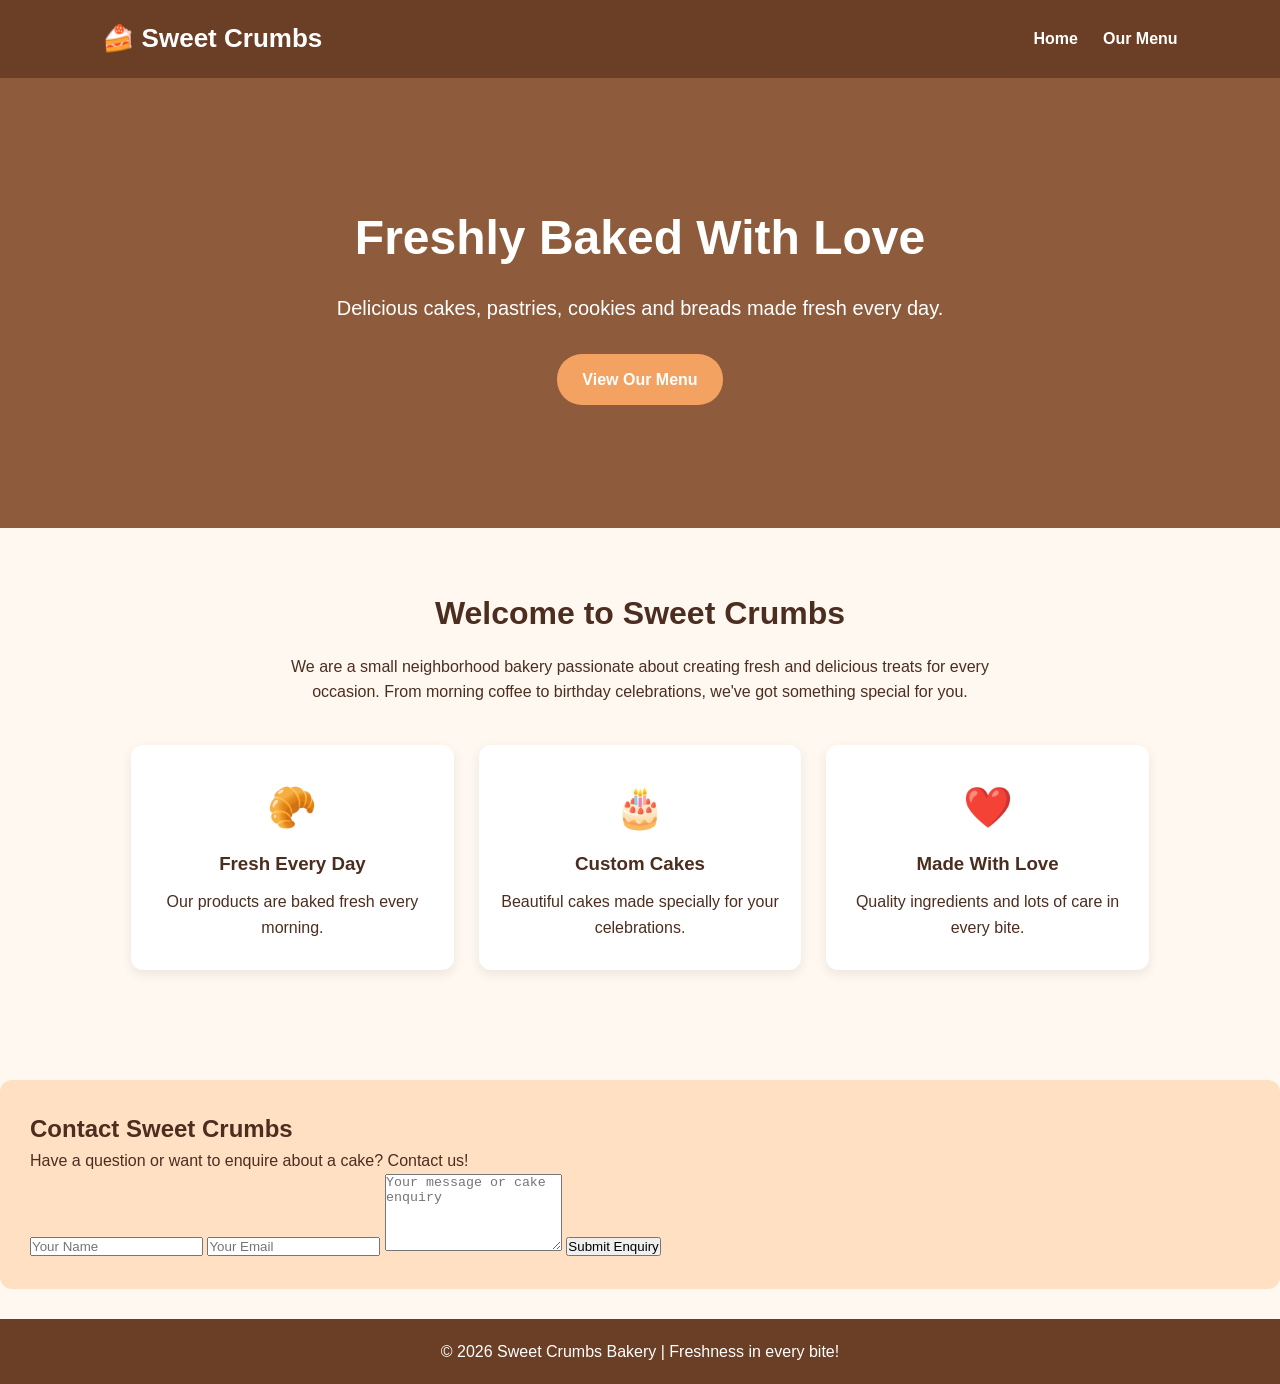
<file: index.html>
<!DOCTYPE html>
<html lang="en">
<head>
    <meta charset="UTF-8">
    <meta name="viewport" content="width=device-width, initial-scale=1.0">
    <title>Sweet Crumbs Bakery</title>
    <link rel="stylesheet" href="style.css">
</head>
<body>

    <header>
        <nav>
            <h1>🍰 Sweet Crumbs</h1>
            <ul>
                <li><a href="index.html">Home</a></li>
                <li><a href="menu.html">Our Menu</a></li>
            </ul>
        </nav>
    </header>

    <main>
        <section class="hero">
            <div>
                <h2>Freshly Baked With Love</h2>
                <p>
                    Delicious cakes, pastries, cookies and breads
                    made fresh every day.
                </p>
                <a href="menu.html" class="btn">View Our Menu</a>
            </div>
        </section>

        <section class="about">
            <h2>Welcome to Sweet Crumbs</h2>
            <p>
                We are a small neighborhood bakery passionate about
                creating fresh and delicious treats for every occasion.
                From morning coffee to birthday celebrations, we've got
                something special for you.
            </p>

            <div class="features">
                <div>
                    <span>🥐</span>
                    <h3>Fresh Every Day</h3>
                    <p>Our products are baked fresh every morning.</p>
                </div>

                <div>
                    <span>🎂</span>
                    <h3>Custom Cakes</h3>
                    <p>Beautiful cakes made specially for your celebrations.</p>
                </div>

                <div>
                    <span>❤️</span>
                    <h3>Made With Love</h3>
                    <p>Quality ingredients and lots of care in every bite.</p>
                </div>
            </div>
        </section>

        <!-- Customer enquiry form -->
        <section class="contact">
            <h2>Contact Sweet Crumbs</h2>
            <p>Have a question or want to enquire about a cake? Contact us!</p>

            <form id="contactForm">
                <input
                    type="text"
                    name="name"
                    placeholder="Your Name"
                    required
                >

                <input
                    type="email"
                    name="email"
                    placeholder="Your Email"
                    required
                >

                <textarea
                    name="message"
                    placeholder="Your message or cake enquiry"
                    rows="5"
                    required
                ></textarea>

                <button type="submit" id="submitBtn">
                    Submit Enquiry
                </button>

                <p id="status" role="status" aria-live="polite"></p>
            </form>
        </section>
    </main>

    <footer>
        <p>© 2026 Sweet Crumbs Bakery | Freshness in every bite!</p>
    </footer>

    <script>
        // Replace this with your deployed Google Apps Script URL.
        const scriptURL = "https://script.google.com/macros/s/AKfycbyWWbs17yzFTgzbHe5hC4YUmw5rum9KRnuUu94BWyMH2plre8QJlxxdwjIBLOX9q4Gh/exec";

        const form = document.getElementById("contactForm");
        const status = document.getElementById("status");
        const submitBtn = document.getElementById("submitBtn");

        form.addEventListener("submit", async function(event) {
            event.preventDefault();

            if (scriptURL === "https://script.google.com/macros/s/AKfycbyWWbs17yzFTgzbHe5hC4YUmw5rum9KRnuUu94BWyMH2plre8QJlxxdwjIBLOX9q4Gh/exec") {
                status.textContent = "Please add your Google Apps Script URL.";
                return;
            }

            submitBtn.disabled = true;
            status.textContent = "Submitting your enquiry...";

            try {
                await fetch(scriptURL, {
                    method: "POST",
                    body: new URLSearchParams(new FormData(form)),
                    mode: "no-cors"
                });

                status.textContent =
                    "Your request was sent. Please verify it appears in Google Sheets.";
                form.reset();

            } catch (error) {
                status.textContent =
                    "Unable to send your enquiry. Please try again.";
            } finally {
                submitBtn.disabled = false;
            }
        });
    </script>

</body>
</html>
</file>
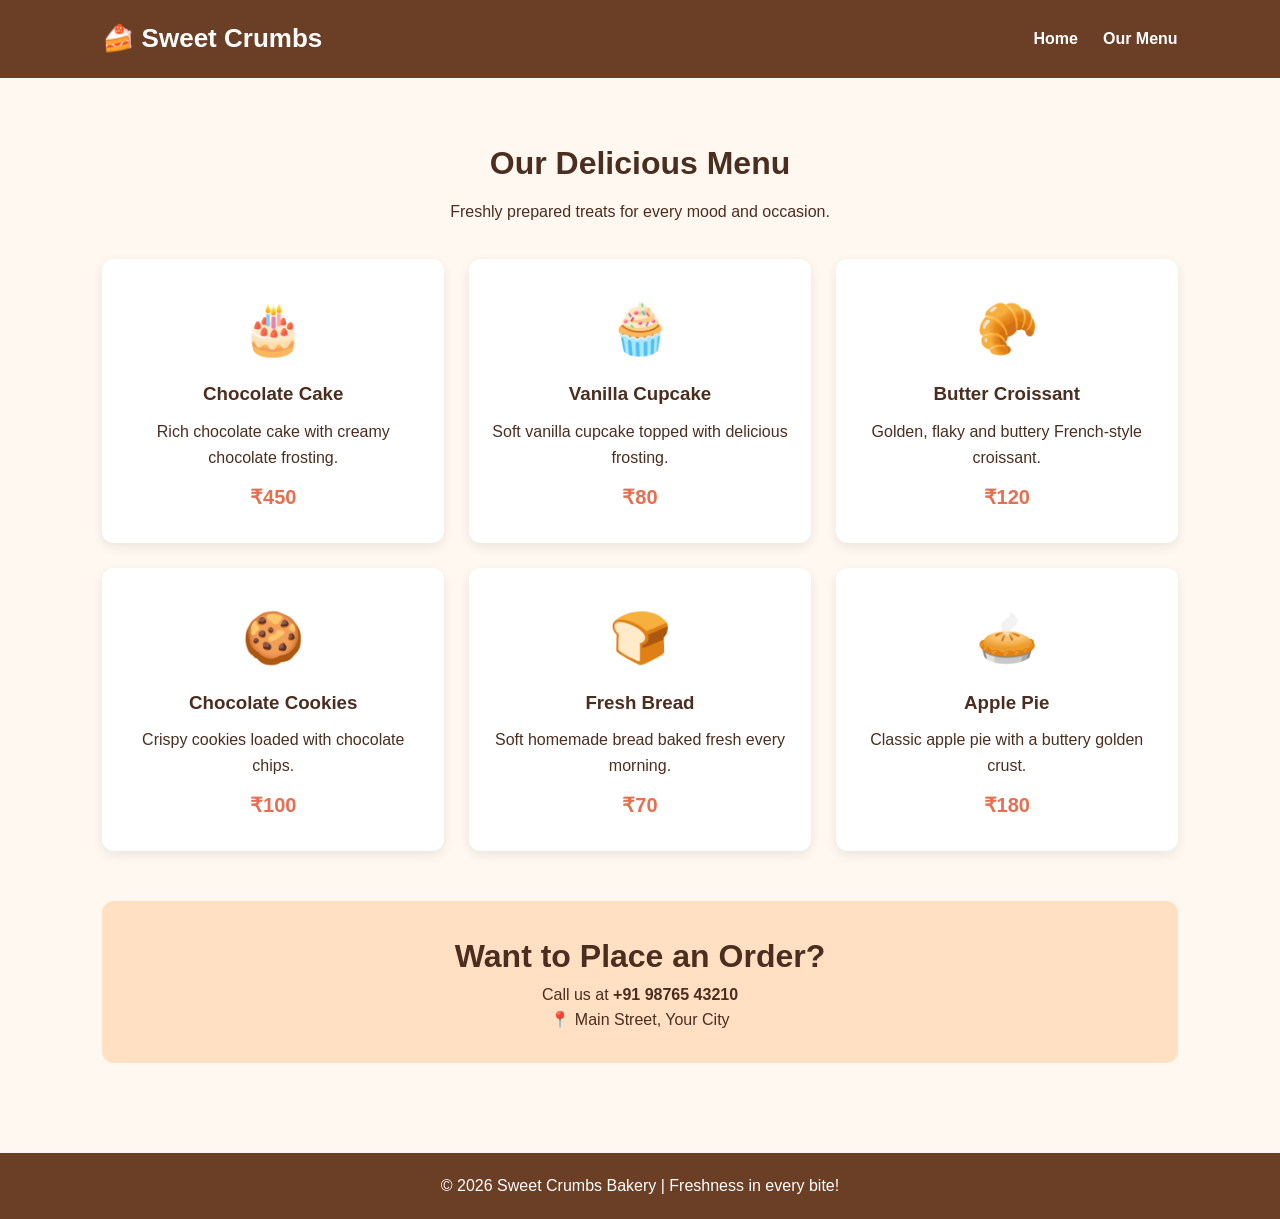
<file: menu.html>
<!DOCTYPE html>
<html lang="en">
<head>
    <meta charset="UTF-8">
    <meta name="viewport" content="width=device-width, initial-scale=1.0">
    <title>Menu - Sweet Crumbs Bakery</title>
    <link rel="stylesheet" href="style.css">
</head>
<body>

    <header>
        <nav>
            <h1>🍰 Sweet Crumbs</h1>
            <ul>
                <li><a href="index.html">Home</a></li>
                <li><a href="menu.html">Our Menu</a></li>
            </ul>
        </nav>
    </header>

    <main>
        <section class="menu">
            <h2>Our Delicious Menu</h2>
            <p class="menu-intro">
                Freshly prepared treats for every mood and occasion.
            </p>

            <div class="menu-grid">

                <div class="item">
                    <div class="item-icon">🎂</div>
                    <h3>Chocolate Cake</h3>
                    <p>Rich chocolate cake with creamy chocolate frosting.</p>
                    <strong>₹450</strong>
                </div>

                <div class="item">
                    <div class="item-icon">🧁</div>
                    <h3>Vanilla Cupcake</h3>
                    <p>Soft vanilla cupcake topped with delicious frosting.</p>
                    <strong>₹80</strong>
                </div>

                <div class="item">
                    <div class="item-icon">🥐</div>
                    <h3>Butter Croissant</h3>
                    <p>Golden, flaky and buttery French-style croissant.</p>
                    <strong>₹120</strong>
                </div>

                <div class="item">
                    <div class="item-icon">🍪</div>
                    <h3>Chocolate Cookies</h3>
                    <p>Crispy cookies loaded with chocolate chips.</p>
                    <strong>₹100</strong>
                </div>

                <div class="item">
                    <div class="item-icon">🍞</div>
                    <h3>Fresh Bread</h3>
                    <p>Soft homemade bread baked fresh every morning.</p>
                    <strong>₹70</strong>
                </div>

                <div class="item">
                    <div class="item-icon">🥧</div>
                    <h3>Apple Pie</h3>
                    <p>Classic apple pie with a buttery golden crust.</p>
                    <strong>₹180</strong>
                </div>

            </div>

            <div class="contact">
                <h2>Want to Place an Order?</h2>
                <p>Call us at <strong>+91 98765 43210</strong></p>
                <p>📍 Main Street, Your City</p>
            </div>
        </section>
    </main>

    <footer>
        <p>© 2026 Sweet Crumbs Bakery | Freshness in every bite!</p>
    </footer>

</body>
</html>
</file>
<file: style.css>
* {
    margin: 0;
    padding: 0;
    box-sizing: border-box;
}

body {
    font-family: Arial, sans-serif;
    background: #fff8f0;
    color: #4b2e20;
    line-height: 1.6;
}

/* Header */

header {
    background: #6b3e26;
    color: white;
    padding: 18px 8%;
}

nav {
    display: flex;
    justify-content: space-between;
    align-items: center;
}

nav h1 {
    font-size: 26px;
}

nav ul {
    display: flex;
    list-style: none;
    gap: 25px;
}

nav a {
    color: white;
    text-decoration: none;
    font-weight: bold;
}

nav a:hover {
    color: #ffd6a5;
}

/* Hero */

.hero {
    min-height: 450px;
    display: flex;
    align-items: center;
    justify-content: center;
    text-align: center;
    padding: 40px 20px;

    background:
        linear-gradient(
            rgba(80, 40, 20, 0.55),
            rgba(80, 40, 20, 0.55)
        ),
        #d99b6c;
}

.hero div {
    max-width: 650px;
    color: white;
}

.hero h2 {
    font-size: 48px;
    margin-bottom: 15px;
}

.hero p {
    font-size: 20px;
    margin-bottom: 30px;
}

.btn {
    display: inline-block;
    background: #f4a261;
    color: white;
    padding: 13px 25px;
    border-radius: 25px;
    text-decoration: none;
    font-weight: bold;
}

.btn:hover {
    background: #e76f51;
}

/* About */

.about {
    padding: 60px 8%;
    text-align: center;
}

.about > p {
    max-width: 750px;
    margin: 15px auto 40px;
}

.about h2,
.menu h2 {
    font-size: 32px;
}

.features {
    display: flex;
    justify-content: center;
    gap: 25px;
}

.features div {
    background: white;
    padding: 30px 20px;
    border-radius: 12px;
    width: 30%;
    box-shadow: 0 4px 12px rgba(0,0,0,0.08);
}

.features span {
    font-size: 40px;
}

.features h3 {
    margin: 10px 0;
}

/* Menu */

.menu {
    padding: 60px 8%;
    text-align: center;
}

.menu-intro {
    margin: 10px 0 35px;
}

.menu-grid {
    display: grid;
    grid-template-columns: repeat(3, 1fr);
    gap: 25px;
}

.item {
    background: white;
    padding: 30px 20px;
    border-radius: 12px;
    box-shadow: 0 4px 12px rgba(0,0,0,0.08);
    transition: 0.3s;
}

.item:hover {
    transform: translateY(-5px);
}

.item-icon {
    font-size: 50px;
}

.item h3 {
    margin: 10px 0;
}

.item strong {
    display: block;
    color: #e76f51;
    font-size: 20px;
    margin-top: 10px;
}

.contact {
    background: #ffe0c2;
    margin-top: 50px;
    padding: 30px;
    border-radius: 12px;
}

/* Footer */

footer {
    background: #6b3e26;
    color: white;
    text-align: center;
    padding: 20px;
    margin-top: 30px;
}

/* Mobile */

@media (max-width: 768px) {

    nav {
        flex-direction: column;
        gap: 15px;
    }

    .hero h2 {
        font-size: 36px;
    }

    .features {
        flex-direction: column;
        align-items: center;
    }

    .features div {
        width: 90%;
    }

    .menu-grid {
        grid-template-columns: 1fr;
    }
}
</file>
